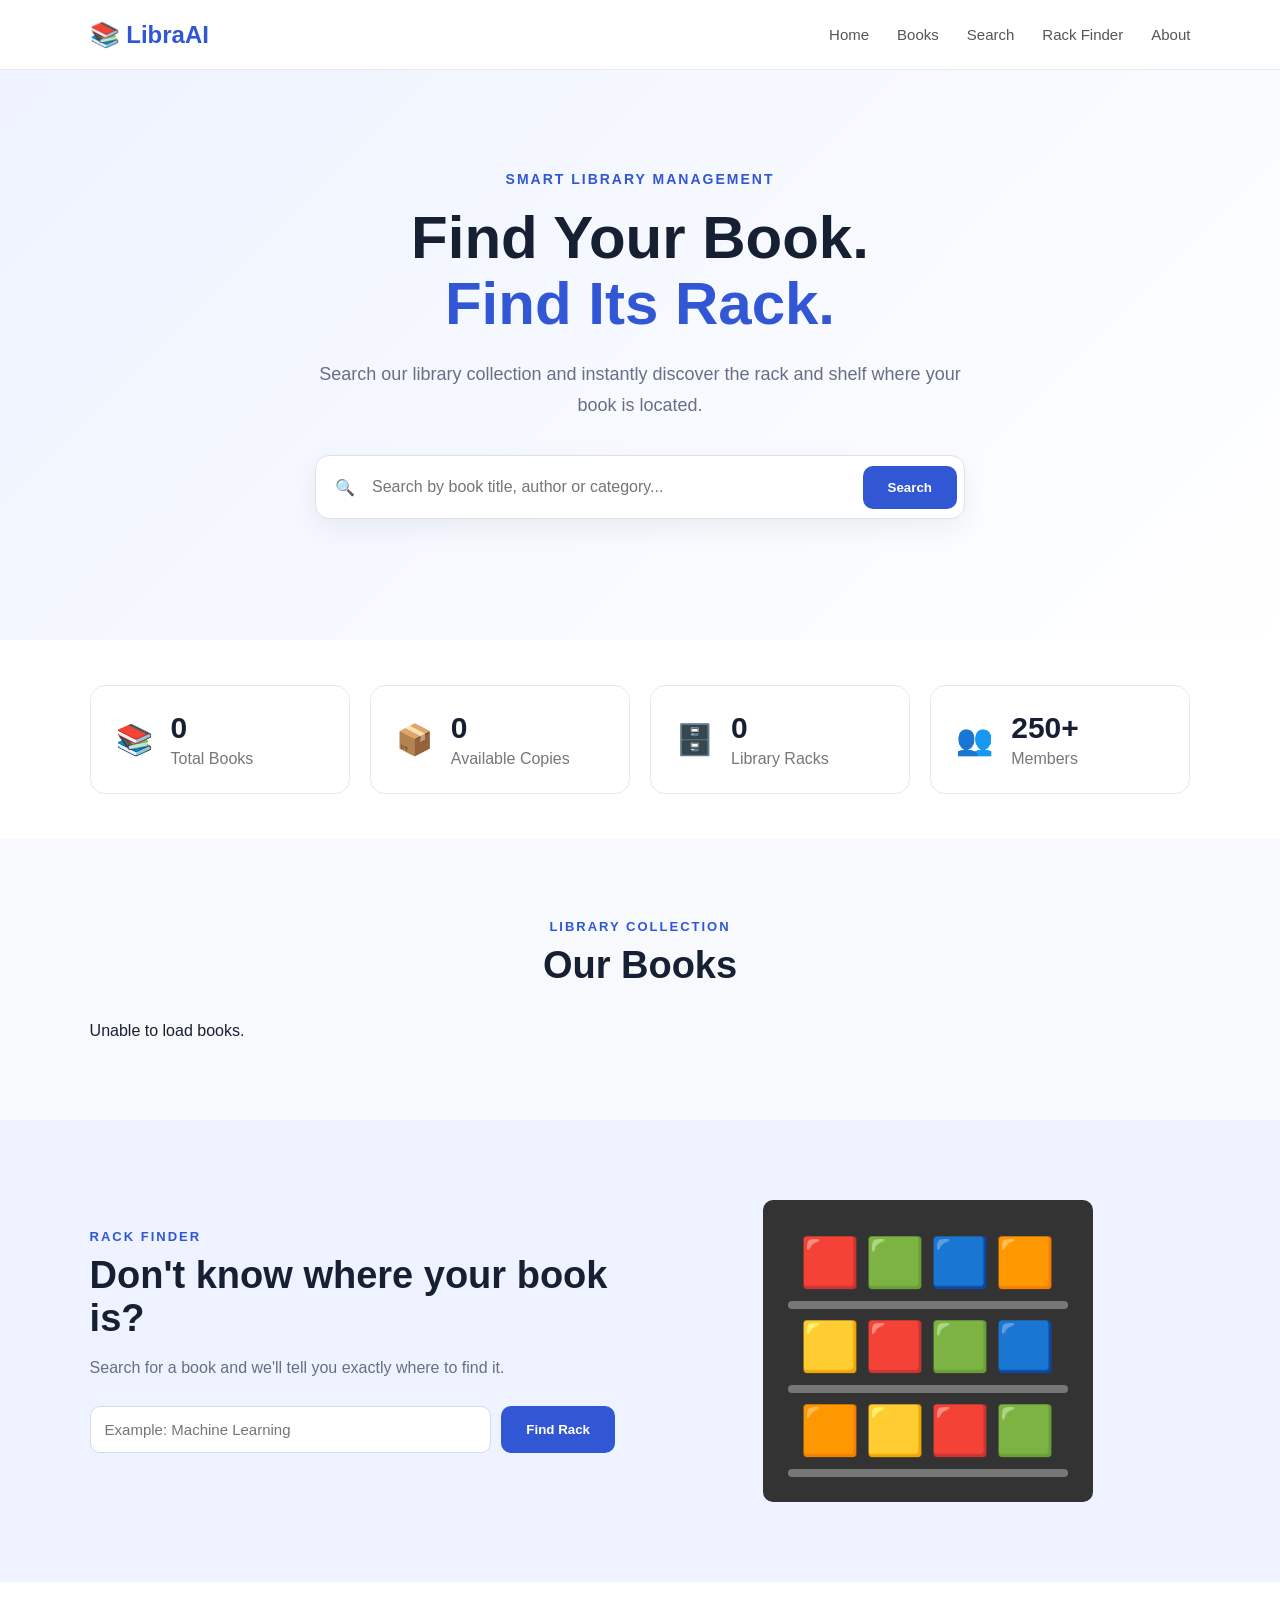
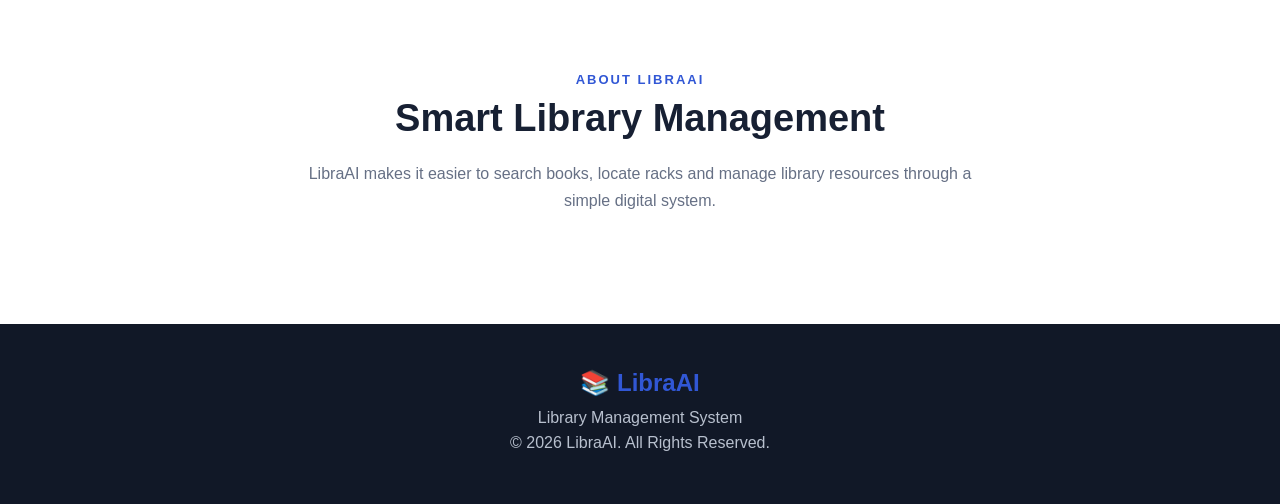
<file: backend/webapp/index.html>
<!DOCTYPE html>
<html lang="en">
<head>
    <meta charset="UTF-8">
    <meta name="viewport" content="width=device-width, initial-scale=1.0">

    <title>LibraAI - Library Management System</title>

    <link rel="stylesheet" href="style.css">
</head>

<body>

<header class="navbar">

    <div class="logo">
        📚 <span>LibraAI</span>
    </div>

    <nav>
        <a href="#home">Home</a>
        <a href="#books">Books</a>
        <a href="#search">Search</a>
        <a href="#rack-finder">Rack Finder</a>
        <a href="#about">About</a>
    </nav>

</header>


<section class="hero" id="home">

    <div class="hero-content">

        <p class="hero-small">
            SMART LIBRARY MANAGEMENT
        </p>

        <h1>
            Find Your Book.
            <br>
            <span>Find Its Rack.</span>
        </h1>

        <p class="hero-description">
            Search our library collection and instantly discover
            the rack and shelf where your book is located.
        </p>


        <div class="search-box" id="search">

            <span class="search-icon">🔍</span>

            <input
                type="text"
                id="searchInput"
                placeholder="Search by book title, author or category..."
            >

            <button onclick="searchBooks()">
                Search
            </button>

        </div>

        <div id="searchResult"></div>

    </div>

</section>


<section class="stats-section">

    <div class="stat-card">

        <div class="stat-icon">
            📚
        </div>

        <div>
            <h3 id="totalBooks">0</h3>
            <p>Total Books</p>
        </div>

    </div>


    <div class="stat-card">

        <div class="stat-icon">
            📦
        </div>

        <div>
            <h3 id="availableBooks">0</h3>
            <p>Available Copies</p>
        </div>

    </div>


    <div class="stat-card">

        <div class="stat-icon">
            🗄️
        </div>

        <div>
            <h3 id="totalRacks">0</h3>
            <p>Library Racks</p>
        </div>

    </div>


    <div class="stat-card">

        <div class="stat-icon">
            👥
        </div>

        <div>
            <h3>250+</h3>
            <p>Members</p>
        </div>

    </div>

</section>


<section class="books-section" id="books">

    <div class="section-heading">

        <p class="section-label">
            LIBRARY COLLECTION
        </p>

        <h2>
            Our Books
        </h2>

    </div>

    <div id="bookContainer" class="book-container">

        <p>Loading books...</p>

    </div>

</section>


<section class="rack-finder" id="rack-finder">

    <div class="rack-content">

        <p class="section-label">
            RACK FINDER
        </p>

        <h2>
            Don't know where your book is?
        </h2>

        <p>
            Search for a book and we'll tell you exactly
            where to find it.
        </p>


        <div class="rack-search">

            <input
                type="text"
                id="rackInput"
                placeholder="Example: Machine Learning"
            >

            <button onclick="findRack()">
                Find Rack
            </button>

        </div>


        <div id="rackResult"></div>

    </div>


    <div class="rack-image">

        <div class="bookshelf">

            <div class="shelf-row">
                <span>🟥</span>
                <span>🟩</span>
                <span>🟦</span>
                <span>🟧</span>
            </div>

            <div class="shelf-line"></div>

            <div class="shelf-row">
                <span>🟨</span>
                <span>🟥</span>
                <span>🟩</span>
                <span>🟦</span>
            </div>

            <div class="shelf-line"></div>

            <div class="shelf-row">
                <span>🟧</span>
                <span>🟨</span>
                <span>🟥</span>
                <span>🟩</span>
            </div>

            <div class="shelf-line"></div>

        </div>

    </div>

</section>


<section class="about" id="about">

    <p class="section-label">
        ABOUT LIBRAAI
    </p>

    <h2>
        Smart Library Management
    </h2>

    <p>
        LibraAI makes it easier to search books,
        locate racks and manage library resources
        through a simple digital system.
    </p>

</section>


<footer>

    <div class="logo">
        📚 <span>LibraAI</span>
    </div>

    <p>
        Library Management System
    </p>

    <p>
        © 2026 LibraAI. All Rights Reserved.
    </p>

</footer>


<script src="script.js?v=2"></script>

</body>
</html>
</file>
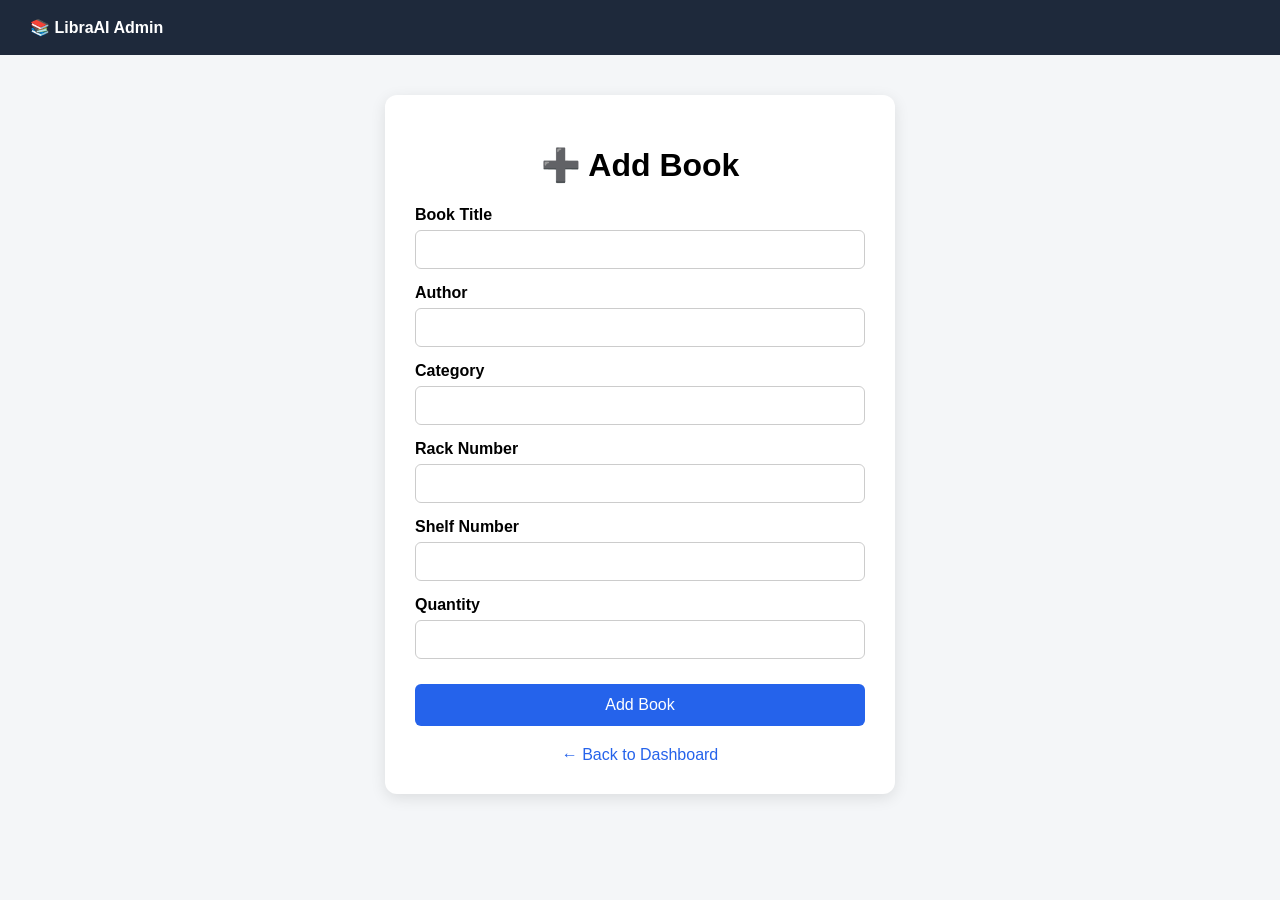
<file: backend/webapp/add-book.html>
<!DOCTYPE html>
<html>
<head>
    <title>LibraAI - Add Book</title>
    <meta charset="UTF-8">

    <style>
        body {
            font-family: Arial, sans-serif;
            background: #f4f6f8;
            margin: 0;
        }

        .navbar {
            background: #1e293b;
            color: white;
            padding: 18px 30px;
        }

        .container {
            width: 450px;
            max-width: 90%;
            margin: 40px auto;
            background: white;
            padding: 30px;
            border-radius: 12px;
            box-shadow: 0 4px 15px rgba(0,0,0,0.1);
        }

        h1 {
            text-align: center;
        }

        label {
            display: block;
            margin-top: 15px;
            font-weight: bold;
        }

        input {
            width: 100%;
            padding: 11px;
            margin-top: 6px;
            box-sizing: border-box;
            border: 1px solid #ccc;
            border-radius: 6px;
        }

        button {
            width: 100%;
            margin-top: 25px;
            padding: 12px;
            border: none;
            border-radius: 6px;
            background: #2563eb;
            color: white;
            font-size: 16px;
            cursor: pointer;
        }

        .back {
            display: block;
            text-align: center;
            margin-top: 20px;
            color: #2563eb;
            text-decoration: none;
        }
    </style>
</head>

<body>

<div class="navbar">
    <strong>📚 LibraAI Admin</strong>
</div>

<div class="container">

    <h1>➕ Add Book</h1>

    <form action="add-book" method="post">

        <label>Book Title</label>
        <input type="text" name="title" required>

        <label>Author</label>
        <input type="text" name="author" required>

        <label>Category</label>
        <input type="text" name="category" required>

        <label>Rack Number</label>
        <input type="text" name="rack_no" required>

        <label>Shelf Number</label>
        <input type="text" name="shelf_no" required>

        <label>Quantity</label>
        <input type="number" name="quantity" min="0" required>

        <button type="submit">Add Book</button>

    </form>

    <a class="back" href="admin.html">← Back to Dashboard</a>

</div>

</body>
</html>
</file>
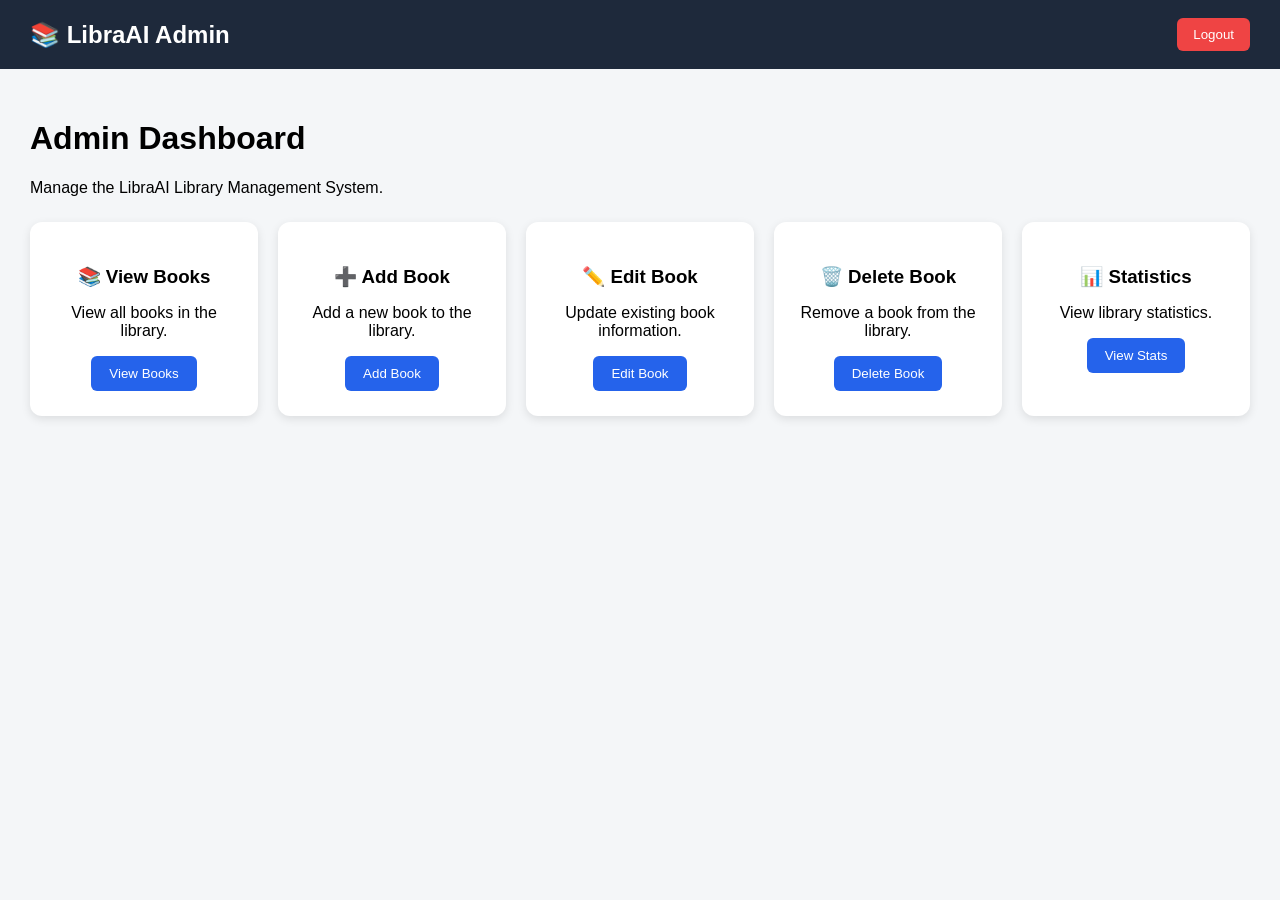
<file: backend/webapp/admin.html>
<!DOCTYPE html>
<html>
<head>
    <title>LibraAI - Admin Dashboard</title>
    <meta charset="UTF-8">

    <style>
        body {
            margin: 0;
            font-family: Arial, sans-serif;
            background: #f4f6f8;
        }

        .navbar {
            background: #1e293b;
            color: white;
            padding: 18px 30px;
            display: flex;
            justify-content: space-between;
            align-items: center;
        }

        .navbar h2 {
            margin: 0;
        }

        .logout {
            background: #ef4444;
            color: white;
            border: none;
            padding: 9px 16px;
            border-radius: 6px;
            cursor: pointer;
        }

        .container {
            padding: 30px;
        }

        .welcome {
            margin-bottom: 25px;
        }

        .cards {
            display: grid;
            grid-template-columns: repeat(auto-fit, minmax(200px, 1fr));
            gap: 20px;
        }

        .card {
            background: white;
            padding: 25px;
            border-radius: 12px;
            box-shadow: 0 3px 10px rgba(0,0,0,0.1);
            text-align: center;
        }

        .card h3 {
            margin-bottom: 10px;
        }

        .card button {
            background: #2563eb;
            color: white;
            border: none;
            padding: 10px 18px;
            border-radius: 6px;
            cursor: pointer;
        }

        .card button:hover {
            background: #1d4ed8;
        }
    </style>
</head>

<body>

<div class="navbar">
    <h2>📚 LibraAI Admin</h2>
    <button class="logout" onclick="logout()">Logout</button>
</div>

<div class="container">

    <div class="welcome">
        <h1>Admin Dashboard</h1>
        <p>Manage the LibraAI Library Management System.</p>
    </div>

    <div class="cards">

        <div class="card">
            <h3>📚 View Books</h3>
            <p>View all books in the library.</p>
            <button onclick="location.href='index.html#books'">
                View Books
            </button>
        </div>

        <div class="card">
            <h3>➕ Add Book</h3>
            <p>Add a new book to the library.</p>
            <button onclick="location.href='add-book.html'">
                Add Book
            </button>
        </div>

        <div class="card">
            <h3>✏️ Edit Book</h3>
            <p>Update existing book information.</p>
            <button onclick="location.href='edit-book.html'">
                Edit Book
            </button>
        </div>

        <div class="card">
            <h3>🗑️ Delete Book</h3>
            <p>Remove a book from the library.</p>
            <button onclick="location.href='delete-book.html'">
                Delete Book
            </button>
        </div>

        <div class="card">
            <h3>📊 Statistics</h3>
            <p>View library statistics.</p>
            <button onclick="location.href='index.html#stats'">
                View Stats
            </button>
        </div>

    </div>

</div>

<script>
    function logout() {
        window.location.href = "logout";
    }
</script>

</body>
</html>
</file>
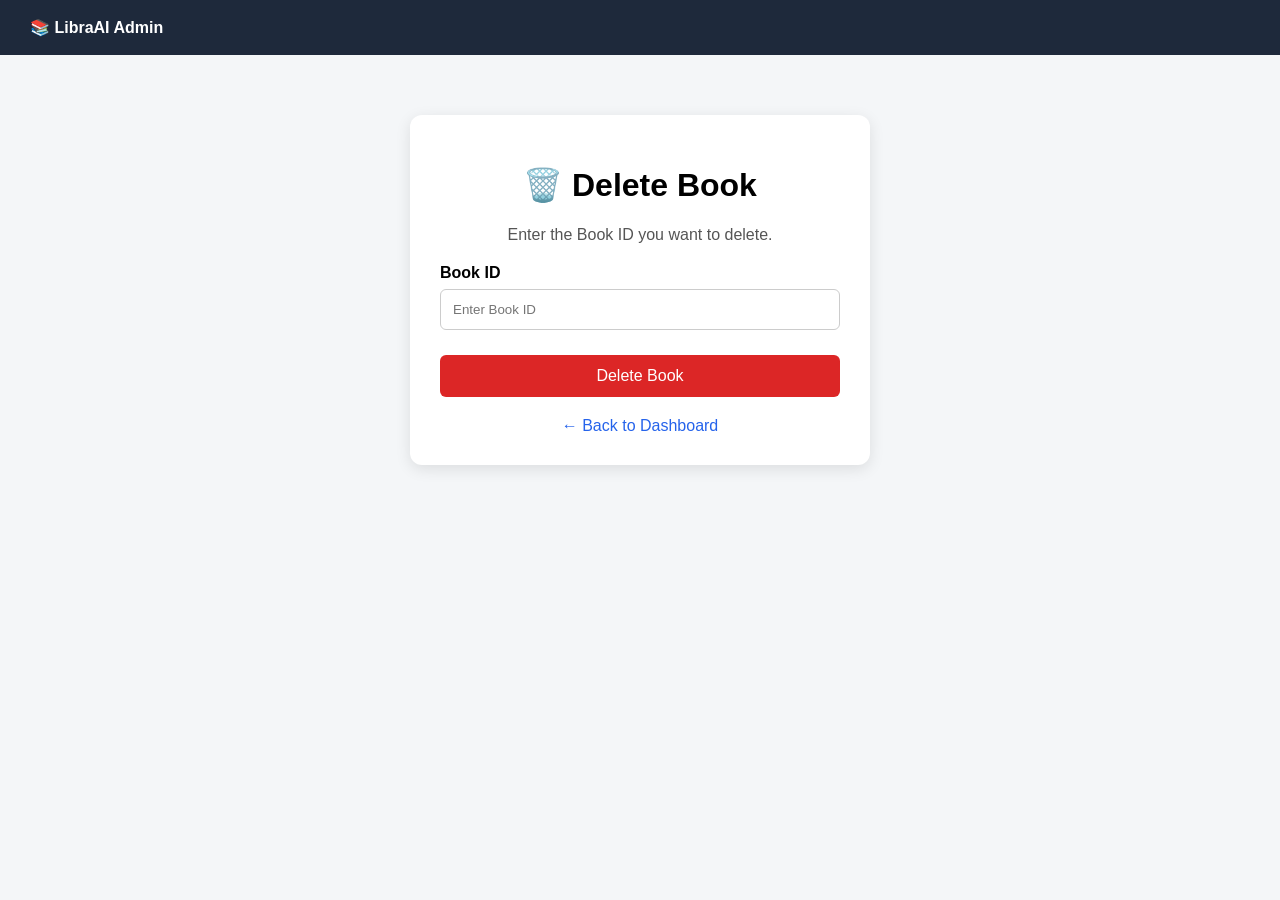
<file: backend/webapp/delete-book.html>
<!DOCTYPE html>
<html>
<head>
    <title>LibraAI - Delete Book</title>
    <meta charset="UTF-8">

    <style>
        body {
            font-family: Arial, sans-serif;
            background: #f4f6f8;
            margin: 0;
        }

        .navbar {
            background: #1e293b;
            color: white;
            padding: 18px 30px;
        }

        .container {
            width: 400px;
            max-width: 90%;
            margin: 60px auto;
            background: white;
            padding: 30px;
            border-radius: 12px;
            box-shadow: 0 4px 15px rgba(0,0,0,0.1);
        }

        h1 {
            text-align: center;
        }

        p {
            text-align: center;
            color: #555;
        }

        label {
            display: block;
            margin-top: 20px;
            font-weight: bold;
        }

        input {
            width: 100%;
            padding: 12px;
            margin-top: 7px;
            box-sizing: border-box;
            border: 1px solid #ccc;
            border-radius: 6px;
        }

        button {
            width: 100%;
            padding: 12px;
            margin-top: 25px;
            border: none;
            border-radius: 6px;
            background: #dc2626;
            color: white;
            font-size: 16px;
            cursor: pointer;
        }

        button:hover {
            background: #b91c1c;
        }

        .back {
            display: block;
            text-align: center;
            margin-top: 20px;
            color: #2563eb;
            text-decoration: none;
        }
    </style>
</head>

<body>

<div class="navbar">
    <strong>📚 LibraAI Admin</strong>
</div>

<div class="container">

    <h1>🗑️ Delete Book</h1>

    <p>Enter the Book ID you want to delete.</p>

    <form action="delete-book" method="post">

        <label>Book ID</label>

        <input type="number"
               name="book_id"
               min="1"
               placeholder="Enter Book ID"
               required>

        <button type="submit"
                onclick="return confirm('Are you sure you want to delete this book?');">
            Delete Book
        </button>

    </form>

    <a class="back" href="admin.html">
        ← Back to Dashboard
    </a>

</div>

</body>
</html>
</file>
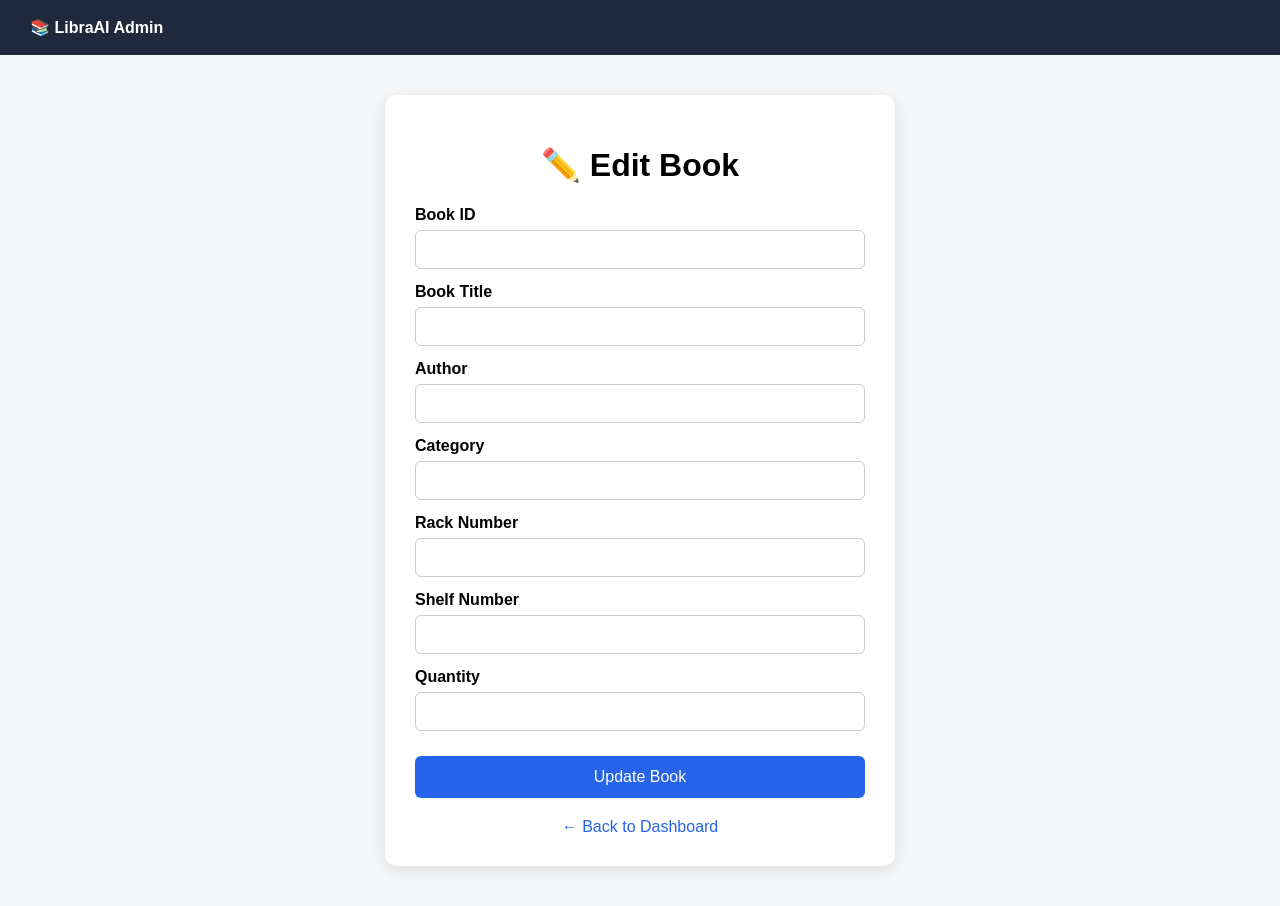
<file: backend/webapp/edit-book.html>
<!DOCTYPE html>
<html>
<head>
    <title>LibraAI - Edit Book</title>
    <meta charset="UTF-8">

    <style>
        body {
            font-family: Arial, sans-serif;
            background: #f4f6f8;
            margin: 0;
        }

        .navbar {
            background: #1e293b;
            color: white;
            padding: 18px 30px;
        }

        .container {
            width: 450px;
            max-width: 90%;
            margin: 40px auto;
            background: white;
            padding: 30px;
            border-radius: 12px;
            box-shadow: 0 4px 15px rgba(0,0,0,0.1);
        }

        h1 {
            text-align: center;
        }

        label {
            display: block;
            margin-top: 14px;
            font-weight: bold;
        }

        input {
            width: 100%;
            padding: 11px;
            margin-top: 6px;
            box-sizing: border-box;
            border: 1px solid #ccc;
            border-radius: 6px;
        }

        button {
            width: 100%;
            padding: 12px;
            margin-top: 25px;
            border: none;
            border-radius: 6px;
            background: #2563eb;
            color: white;
            font-size: 16px;
            cursor: pointer;
        }

        .back {
            display: block;
            text-align: center;
            margin-top: 20px;
            color: #2563eb;
            text-decoration: none;
        }
    </style>
</head>

<body>

<div class="navbar">
    <strong>📚 LibraAI Admin</strong>
</div>

<div class="container">

    <h1>✏️ Edit Book</h1>

    <form action="edit-book" method="post">

        <label>Book ID</label>
        <input type="number" name="book_id" required>

        <label>Book Title</label>
        <input type="text" name="title" required>

        <label>Author</label>
        <input type="text" name="author" required>

        <label>Category</label>
        <input type="text" name="category" required>

        <label>Rack Number</label>
        <input type="text" name="rack_no" required>

        <label>Shelf Number</label>
        <input type="text" name="shelf_no" required>

        <label>Quantity</label>
        <input type="number" name="quantity" min="0" required>

        <button type="submit">Update Book</button>

    </form>

    <a class="back" href="admin.html">← Back to Dashboard</a>

</div>

</body>
</html>
</file>
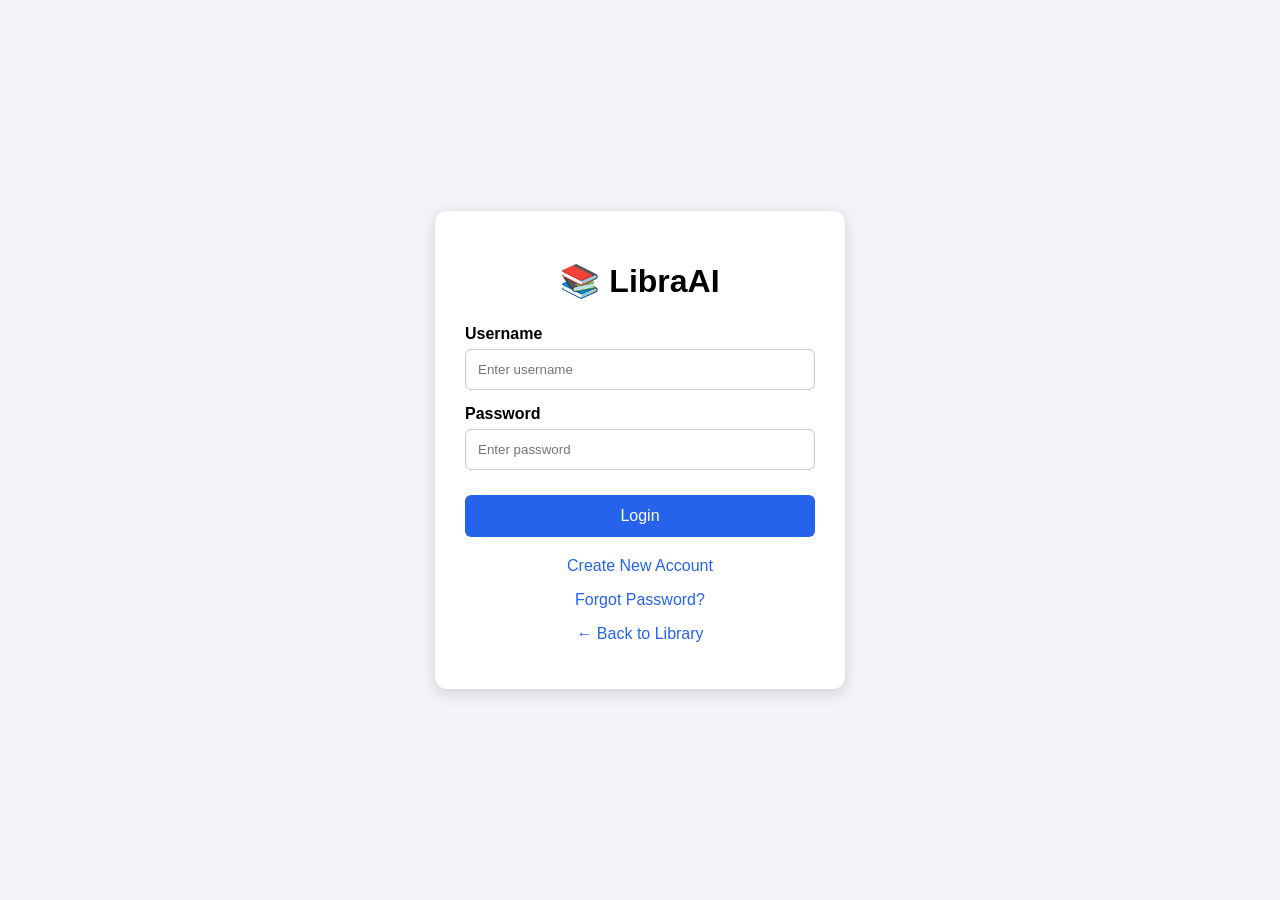
<file: backend/webapp/login.html>
<!DOCTYPE html>
<html>
<head>
    <title>LibraAI Login</title>
    <meta charset="UTF-8">

    <style>
        body {
            font-family: Arial, sans-serif;
            background: #f2f4f8;
            display: flex;
            justify-content: center;
            align-items: center;
            height: 100vh;
            margin: 0;
        }

        .login-box {
            background: white;
            width: 350px;
            padding: 30px;
            border-radius: 12px;
            box-shadow: 0 4px 15px rgba(0,0,0,0.15);
        }

        h1 {
            text-align: center;
            margin-bottom: 25px;
        }

        label {
            display: block;
            margin-top: 15px;
            font-weight: bold;
        }

        input {
            width: 100%;
            padding: 12px;
            margin-top: 6px;
            box-sizing: border-box;
            border: 1px solid #ccc;
            border-radius: 6px;
        }

        button {
            width: 100%;
            padding: 12px;
            margin-top: 25px;
            border: none;
            border-radius: 6px;
            background: #2563eb;
            color: white;
            font-size: 16px;
            cursor: pointer;
        }

        button:hover {
            background: #1d4ed8;
        }

        .links {
            text-align: center;
            margin-top: 20px;
        }

        .links a {
            text-decoration: none;
            color: #2563eb;
        }
    </style>
</head>

<body>

<div class="login-box">

    <h1>📚 LibraAI</h1>

    <form action="login" method="post">

        <label>Username</label>
        <input type="text"
               name="username"
               placeholder="Enter username"
               required>

        <label>Password</label>
        <input type="password"
               name="password"
               placeholder="Enter password"
               required>

        <button type="submit">Login</button>

    </form>

    <div class="links">
        <p><a href="register.html">Create New Account</a></p>
        <p><a href="forgot-password.html">Forgot Password?</a></p>
        <p><a href="index.html">← Back to Library</a></p>
    </div>

</div>

</body>
</html>
</file>
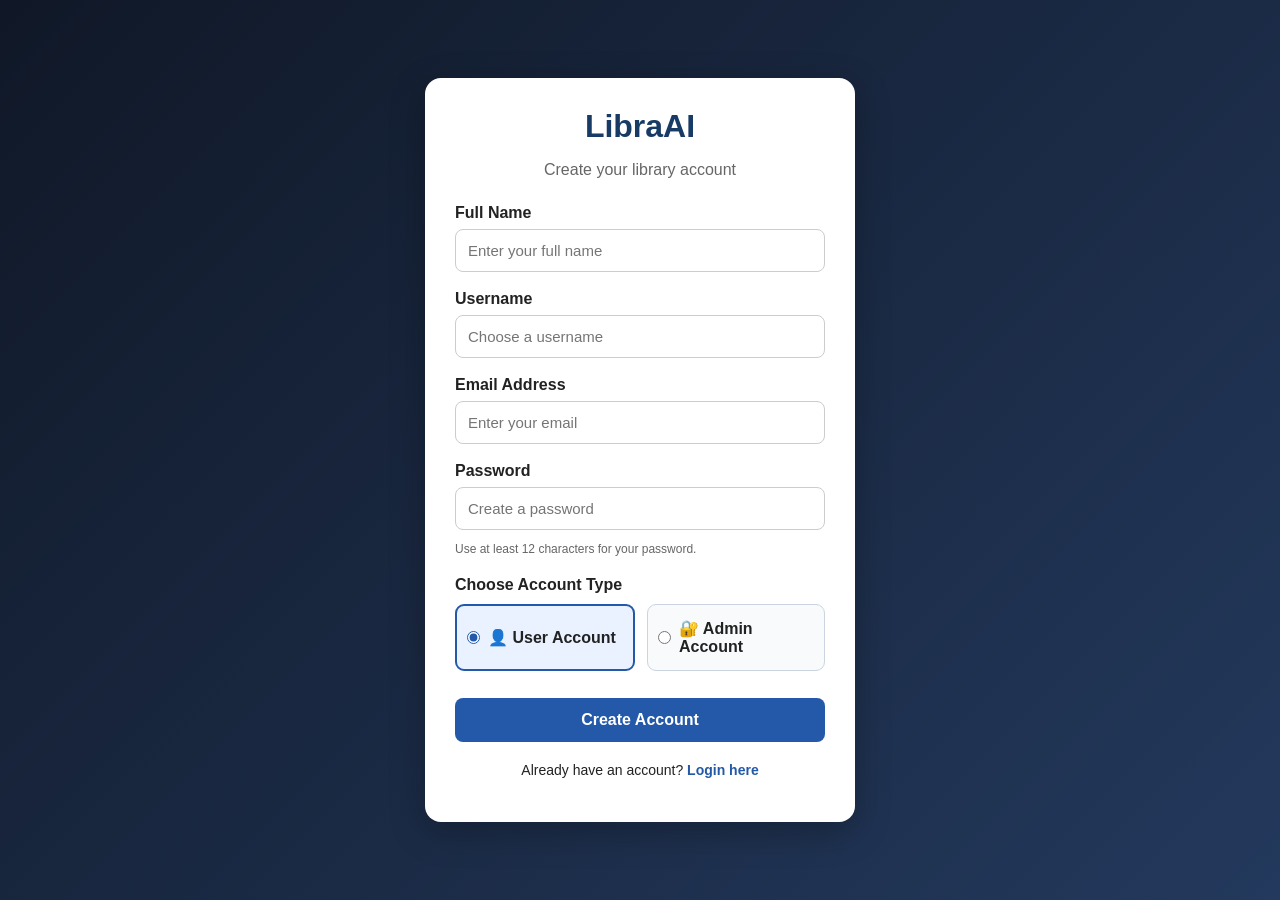
<file: backend/webapp/register.html>
<!DOCTYPE html>
<html lang="en">
<head>
    <meta charset="UTF-8">
    <meta name="viewport" content="width=device-width, initial-scale=1.0">

    <title>Register | LibraAI</title>

    <style>
        * {
            box-sizing: border-box;
        }

        body {
            margin: 0;
            min-height: 100vh;
            display: flex;
            align-items: center;
            justify-content: center;
            padding: 20px;
            font-family: Arial, sans-serif;
            background: linear-gradient(135deg, #101827, #23395d);
            color: #ffffff;
        }

        .register-container {
            width: 100%;
            max-width: 430px;
            padding: 30px;
            background: #ffffff;
            color: #222222;
            border-radius: 16px;
            box-shadow: 0 10px 35px rgba(0, 0, 0, 0.25);
        }

        h1 {
            margin: 0 0 8px;
            text-align: center;
            color: #183b65;
        }

        .subtitle {
            margin-bottom: 25px;
            text-align: center;
            color: #666666;
        }

        label {
            display: block;
            margin-bottom: 7px;
            font-weight: bold;
        }

        input:not([type="radio"]) {
            width: 100%;
            padding: 12px;
            margin-bottom: 18px;
            border: 1px solid #cccccc;
            border-radius: 8px;
            font-size: 15px;
        }

        input:focus {
            outline: 2px solid #467bd0;
            border-color: #467bd0;
        }

        .account-options {
            display: flex;
            gap: 12px;
            margin: 10px 0 20px;
        }

        .account-option {
            flex: 1;
            display: flex;
            align-items: center;
            gap: 8px;
            padding: 14px 10px;
            border: 1px solid #cbd5e1;
            border-radius: 9px;
            cursor: pointer;
            background: #f8fafc;
        }

        .account-option input {
            margin: 0;
            accent-color: #2459a9;
        }

        .account-option:has(input:checked) {
            border: 2px solid #2459a9;
            background: #eaf2ff;
        }

        .hint {
            margin: -8px 0 18px;
            font-size: 12px;
            color: #666666;
            line-height: 1.5;
        }

        button {
            width: 100%;
            padding: 13px;
            border: none;
            border-radius: 8px;
            background: #2459a9;
            color: white;
            font-size: 16px;
            font-weight: bold;
            cursor: pointer;
        }

        button:hover {
            background: #183f7b;
        }

        .login-link {
            margin-top: 20px;
            text-align: center;
            font-size: 14px;
        }

        a {
            color: #2459a9;
            font-weight: bold;
            text-decoration: none;
        }

        a:hover {
            text-decoration: underline;
        }

        [hidden] {
            display: none !important;
        }
    </style>
</head>

<body>

    <main class="register-container">
        <h1>LibraAI</h1>

        <p class="subtitle">Create your library account</p>

        <form action="register" method="POST" id="registerForm">

            <label for="name">Full Name</label>
            <input
                type="text"
                id="name"
                name="name"
                placeholder="Enter your full name"
                autocomplete="name"
                maxlength="100"
                required
            >

            <label for="username">Username</label>
            <input
                type="text"
                id="username"
                name="username"
                placeholder="Choose a username"
                autocomplete="username"
                maxlength="50"
                required
            >

            <label for="email">Email Address</label>
            <input
                type="email"
                id="email"
                name="email"
                placeholder="Enter your email"
                autocomplete="email"
                maxlength="100"
                required
            >

            <label for="password">Password</label>
            <input
                type="password"
                id="password"
                name="password"
                placeholder="Create a password"
                autocomplete="new-password"
                minlength="12"
                required
            >

            <p class="hint">
                Use at least 12 characters for your password.
            </p>

            <label>Choose Account Type</label>

            <div class="account-options">

                <label class="account-option">
                    <input
                        type="radio"
                        name="role"
                        value="USER"
                        checked
                    >
                    <span>👤 User Account</span>
                </label>

                <label class="account-option">
                    <input
                        type="radio"
                        name="role"
                        value="ADMIN"
                    >
                    <span>🔐 Admin Account</span>
                </label>

            </div>

            <div id="invitationSection" hidden>
                <label for="adminCode">Admin Invitation Code</label>

                <input
                    type="password"
                    id="adminCode"
                    name="adminCode"
                    placeholder="Enter admin invitation code"
                    autocomplete="off"
                >

                <p class="hint">
                    Admin registration requires a valid invitation code.
                </p>
            </div>

            <button type="submit">Create Account</button>

        </form>

        <p class="login-link">
            Already have an account?
            <a href="login.html">Login here</a>
        </p>
    </main>

    <script>
        const roleOptions =
            document.querySelectorAll('input[name="role"]');

        const invitationSection =
            document.getElementById("invitationSection");

        const adminCode =
            document.getElementById("adminCode");

        function updateRoleFields() {
            const selectedRole =
                document.querySelector(
                    'input[name="role"]:checked'
                ).value;

            const isAdmin = selectedRole === "ADMIN";

            invitationSection.hidden = !isAdmin;
            adminCode.required = isAdmin;

            if (!isAdmin) {
                adminCode.value = "";
            }
        }

        roleOptions.forEach(function (option) {
            option.addEventListener("change", updateRoleFields);
        });

        updateRoleFields();
    </script>

</body>
</html>
</file>
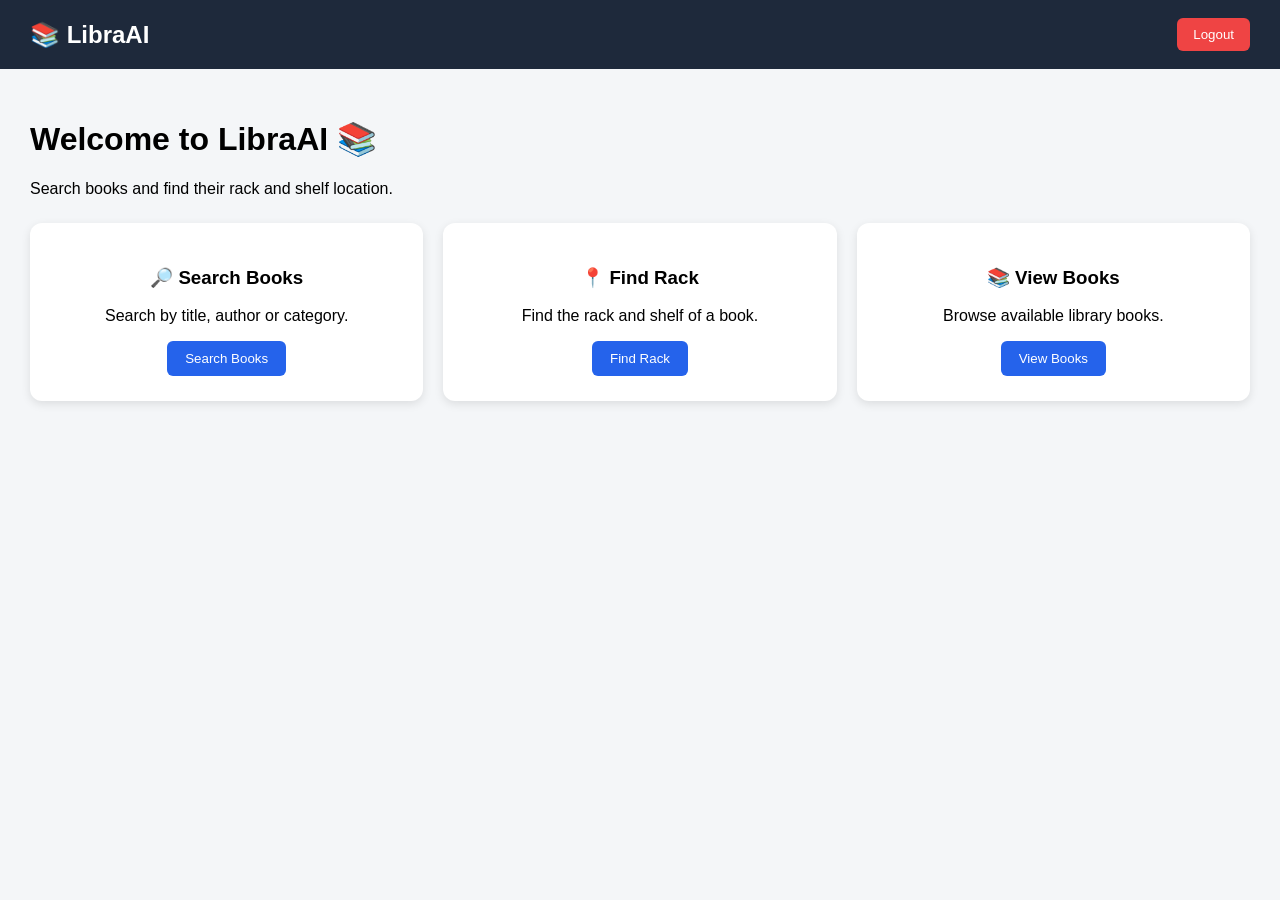
<file: backend/webapp/user.html>
<!DOCTYPE html>
<html>
<head>
    <title>LibraAI - User Dashboard</title>
    <meta charset="UTF-8">

    <style>
        body {
            margin: 0;
            font-family: Arial, sans-serif;
            background: #f4f6f8;
        }

        .navbar {
            background: #1e293b;
            color: white;
            padding: 18px 30px;
            display: flex;
            justify-content: space-between;
            align-items: center;
        }

        .navbar h2 {
            margin: 0;
        }

        .logout {
            background: #ef4444;
            color: white;
            border: none;
            padding: 9px 16px;
            border-radius: 6px;
            cursor: pointer;
        }

        .container {
            padding: 30px;
        }

        .cards {
            display: grid;
            grid-template-columns: repeat(auto-fit, minmax(220px, 1fr));
            gap: 20px;
            margin-top: 25px;
        }

        .card {
            background: white;
            padding: 25px;
            border-radius: 12px;
            text-align: center;
            box-shadow: 0 3px 10px rgba(0,0,0,0.1);
        }

        .card button {
            background: #2563eb;
            color: white;
            border: none;
            padding: 10px 18px;
            border-radius: 6px;
            cursor: pointer;
        }
    </style>
</head>

<body>

<div class="navbar">

    <h2>📚 LibraAI</h2>

    <button class="logout" onclick="logout()">
        Logout
    </button>

</div>

<div class="container">

    <h1>Welcome to LibraAI 📚</h1>

    <p>Search books and find their rack and shelf location.</p>

    <div class="cards">

        <div class="card">
            <h3>🔎 Search Books</h3>
            <p>Search by title, author or category.</p>

            <button onclick="location.href='index.html#search'">
                Search Books
            </button>
        </div>

        <div class="card">
            <h3>📍 Find Rack</h3>
            <p>Find the rack and shelf of a book.</p>

            <button onclick="location.href='index.html#rack'">
                Find Rack
            </button>
        </div>

        <div class="card">
            <h3>📚 View Books</h3>
            <p>Browse available library books.</p>

            <button onclick="location.href='index.html#books'">
                View Books
            </button>
        </div>

    </div>

</div>

<script>
    function logout() {
        window.location.href = "logout";
    }
</script>

</body>
</html>
</file>
<file: backend/webapp/style.css>
* {
    margin: 0;
    padding: 0;
    box-sizing: border-box;
}

html {
    scroll-behavior: smooth;
}

body {
    font-family: Arial, Helvetica, sans-serif;
    background: #f7f9fc;
    color: #172033;
}


/* NAVBAR */

.navbar {
    width: 100%;
    min-height: 70px;
    display: flex;
    align-items: center;
    justify-content: space-between;
    padding: 0 7%;
    background: white;
    border-bottom: 1px solid #e7eaf0;
    position: sticky;
    top: 0;
    z-index: 1000;
}

.logo {
    font-size: 24px;
    font-weight: bold;
}

.logo span {
    color: #3157d5;
}

.navbar nav {
    display: flex;
    gap: 28px;
}

.navbar nav a {
    text-decoration: none;
    color: #555;
    font-size: 15px;
}

.navbar nav a:hover {
    color: #3157d5;
}


/* HERO */

.hero {
    min-height: 570px;
    display: flex;
    align-items: center;
    justify-content: center;
    text-align: center;
    padding: 70px 20px;
    background: linear-gradient(135deg, #eef3ff, #ffffff);
}

.hero-content {
    max-width: 900px;
}

.hero-small {
    color: #3157d5;
    font-size: 14px;
    font-weight: bold;
    letter-spacing: 2px;
    margin-bottom: 18px;
}

.hero h1 {
    font-size: 60px;
    line-height: 1.1;
    margin-bottom: 22px;
}

.hero h1 span {
    color: #3157d5;
}

.hero-description {
    max-width: 650px;
    margin: auto;
    color: #667085;
    font-size: 18px;
    line-height: 1.7;
}


/* SEARCH */

.search-box {
    width: 100%;
    max-width: 700px;
    margin: 35px auto 0;
    background: white;
    border: 1px solid #dce1ea;
    border-radius: 14px;
    padding: 7px;
    display: flex;
    align-items: center;
    box-shadow: 0 10px 30px rgba(0, 0, 0, 0.06);
}

.search-icon {
    padding: 0 12px;
}

.search-box input {
    flex: 1;
    border: none;
    outline: none;
    font-size: 16px;
    padding: 15px 5px;
}

.search-box button,
.rack-search button {
    border: none;
    background: #3157d5;
    color: white;
    padding: 14px 25px;
    border-radius: 10px;
    cursor: pointer;
    font-weight: bold;
}

.search-box button:hover,
.rack-search button:hover {
    background: #2444b0;
}


/* SEARCH RESULT */

#searchResult {
    margin-top: 20px;
}

.search-result-card {
    background: white;
    border-radius: 12px;
    padding: 18px;
    margin: 10px auto;
    max-width: 700px;
    text-align: left;
    border: 1px solid #e1e5ec;
}


/* STATS */

.stats-section {
    display: grid;
    grid-template-columns: repeat(4, 1fr);
    gap: 20px;
    padding: 45px 7%;
    background: white;
}

.stat-card {
    display: flex;
    align-items: center;
    gap: 18px;
    padding: 25px;
    border: 1px solid #e5e8ef;
    border-radius: 15px;
    background: #fff;
}

.stat-icon {
    font-size: 30px;
}

.stat-card h3 {
    font-size: 30px;
    margin-bottom: 5px;
}

.stat-card p {
    color: #777;
}


/* SECTIONS */

.books-section {
    padding: 80px 7%;
}

.section-heading {
    text-align: center;
    margin-bottom: 35px;
}

.section-label {
    color: #3157d5;
    font-size: 13px;
    font-weight: bold;
    letter-spacing: 2px;
    margin-bottom: 10px;
}

.section-heading h2,
.about h2,
.rack-content h2 {
    font-size: 38px;
}


/* BOOKS */

.book-container {
    display: grid;
    grid-template-columns: repeat(4, 1fr);
    gap: 20px;
}

.book-card {
    background: white;
    padding: 25px;
    border-radius: 15px;
    border: 1px solid #e4e7ed;
    transition: 0.2s;
}

.book-card:hover {
    transform: translateY(-5px);
    box-shadow: 0 12px 30px rgba(0, 0, 0, 0.08);
}

.book-card h3 {
    margin-bottom: 12px;
    font-size: 19px;
}

.book-card p {
    color: #667085;
    margin: 7px 0;
    font-size: 14px;
}


/* RACK FINDER */

.rack-finder {
    padding: 80px 7%;
    background: #eef3ff;
    display: grid;
    grid-template-columns: 1fr 1fr;
    gap: 50px;
    align-items: center;
}

.rack-content > p:not(.section-label) {
    color: #667085;
    margin: 15px 0 25px;
    line-height: 1.6;
}

.rack-search {
    display: flex;
    max-width: 600px;
    gap: 10px;
}

.rack-search input {
    flex: 1;
    border: 1px solid #d5dbe5;
    border-radius: 10px;
    padding: 14px;
    font-size: 15px;
    outline: none;
}

#rackResult {
    margin-top: 20px;
}

.rack-result-card {
    background: white;
    padding: 20px;
    border-radius: 12px;
    border: 1px solid #dfe4ec;
}

.rack-result-card p {
    margin: 7px 0;
}


/* BOOKSHELF */

.rack-image {
    display: flex;
    justify-content: center;
}

.bookshelf {
    width: 330px;
    background: #333;
    padding: 25px;
    border-radius: 10px;
}

.shelf-row {
    display: flex;
    justify-content: space-around;
    font-size: 48px;
    padding: 10px;
}

.shelf-line {
    height: 8px;
    background: #777;
    border-radius: 4px;
}


/* ABOUT */

.about {
    padding: 90px 7%;
    text-align: center;
    background: white;
}

.about p:last-child {
    max-width: 700px;
    margin: 20px auto;
    color: #667085;
    line-height: 1.7;
}


/* FOOTER */

footer {
    background: #111827;
    color: white;
    text-align: center;
    padding: 45px 20px;
}

footer .logo {
    margin-bottom: 12px;
}

footer p {
    color: #b8c0ce;
    margin: 7px;
}


/* MOBILE */

@media (max-width: 900px) {

    .navbar {
        padding: 15px 5%;
        flex-direction: column;
        gap: 15px;
    }

    .navbar nav {
        gap: 15px;
        flex-wrap: wrap;
        justify-content: center;
    }

    .hero h1 {
        font-size: 42px;
    }

    .stats-section {
        grid-template-columns: repeat(2, 1fr);
        padding: 30px 5%;
    }

    .book-container {
        grid-template-columns: repeat(2, 1fr);
    }

    .rack-finder {
        grid-template-columns: 1fr;
    }
}


@media (max-width: 600px) {

    .hero {
        padding: 55px 15px;
    }

    .hero h1 {
        font-size: 35px;
    }

    .hero-description {
        font-size: 16px;
    }

    .search-box {
        flex-direction: column;
        padding: 10px;
    }

    .search-box input {
        width: 100%;
    }

    .search-box button {
        width: 100%;
    }

    .stats-section {
        grid-template-columns: 1fr;
    }

    .book-container {
        grid-template-columns: 1fr;
    }

    .rack-search {
        flex-direction: column;
    }

    .rack-search button {
        width: 100%;
    }
.speak-button {
    display: block;
    margin-top: 15px;
    padding: 10px 18px;
    background: #222;
    color: white;
    border: none;
    border-radius: 8px;
    cursor: pointer;
    font-size: 15px;
}

.speak-button:hover {
    opacity: 0.8;
}
    .section-heading h2,
    .about h2,
    .rack-content h2 {
        font-size: 30px;
    }
}
/* SPEAK DETAILS BUTTON */

.speak-button {
    display: inline-block !important;
    margin-top: 15px;
    padding: 10px 20px;
    background: #222 !important;
    color: white !important;
    border: none;
    border-radius: 8px;
    cursor: pointer;
    font-size: 16px;
    font-weight: bold;
}

.speak-button:hover {
    opacity: 0.8;
}
</file>
